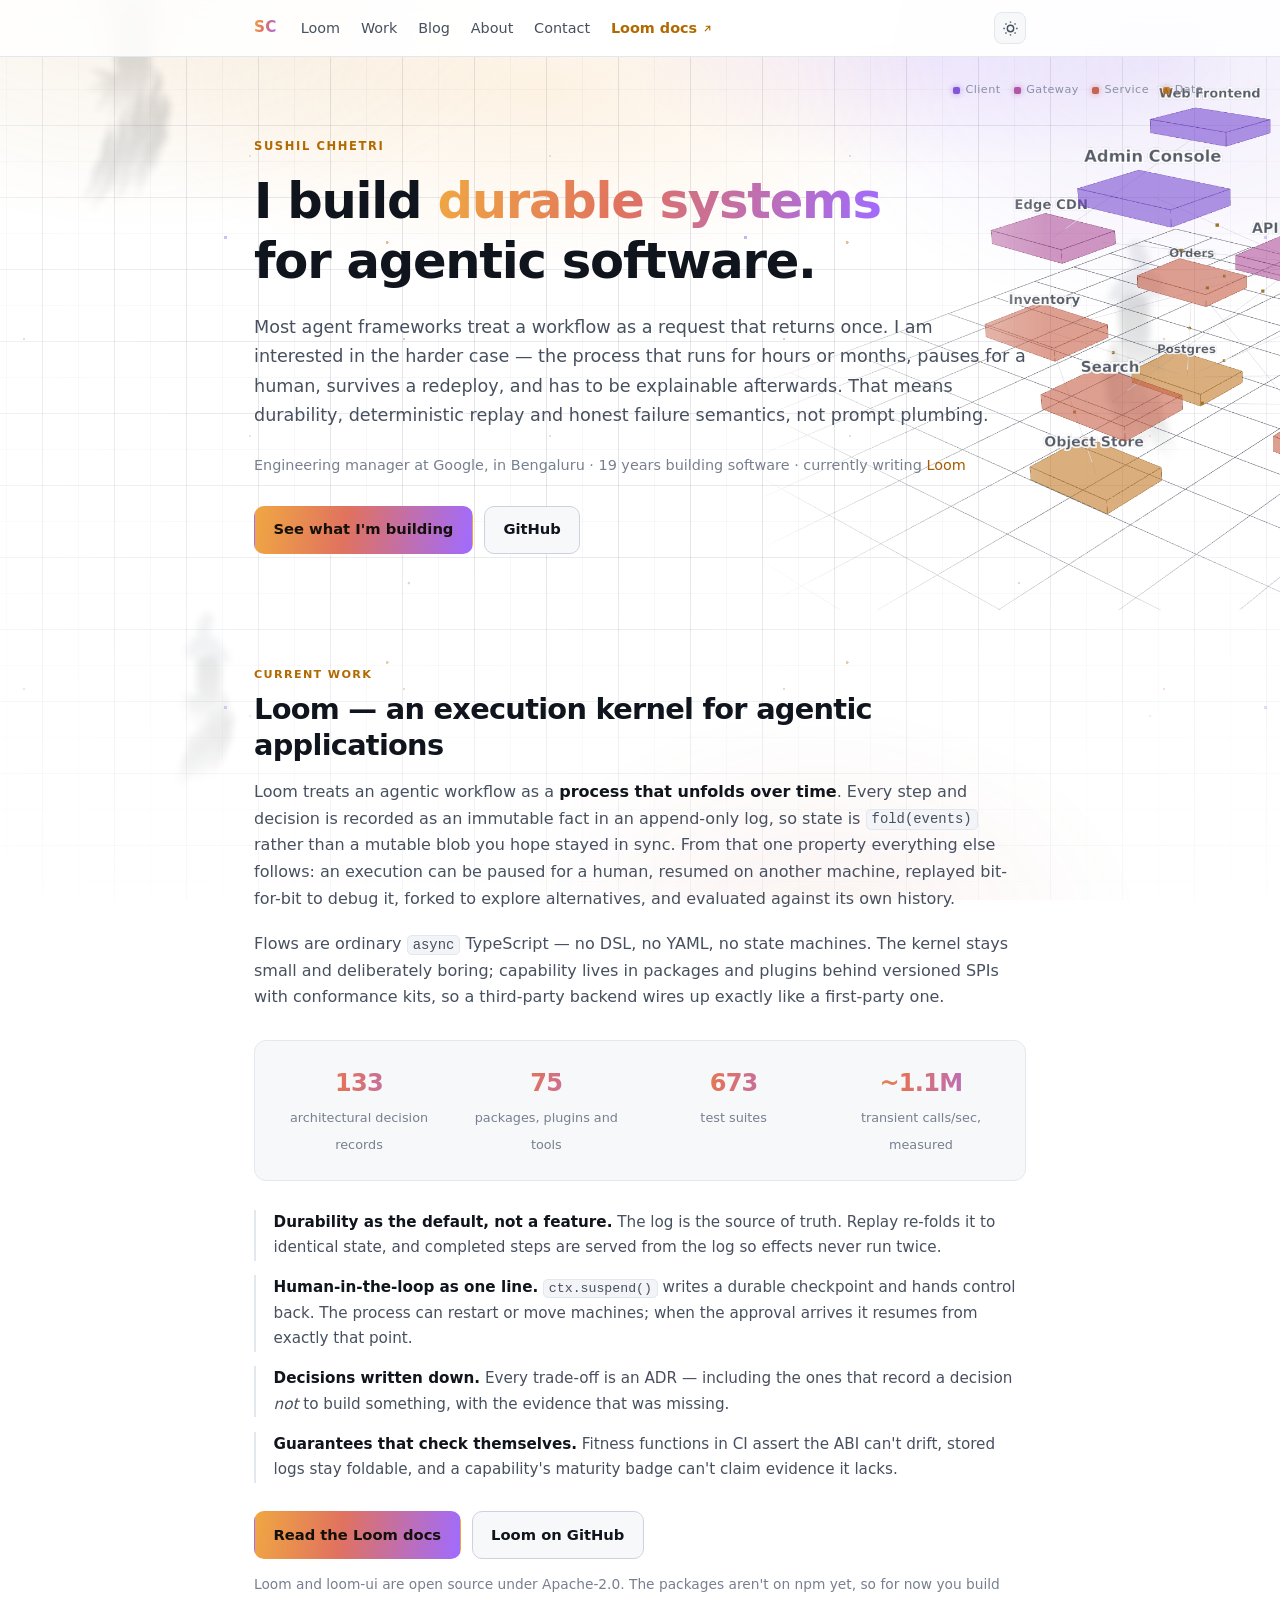
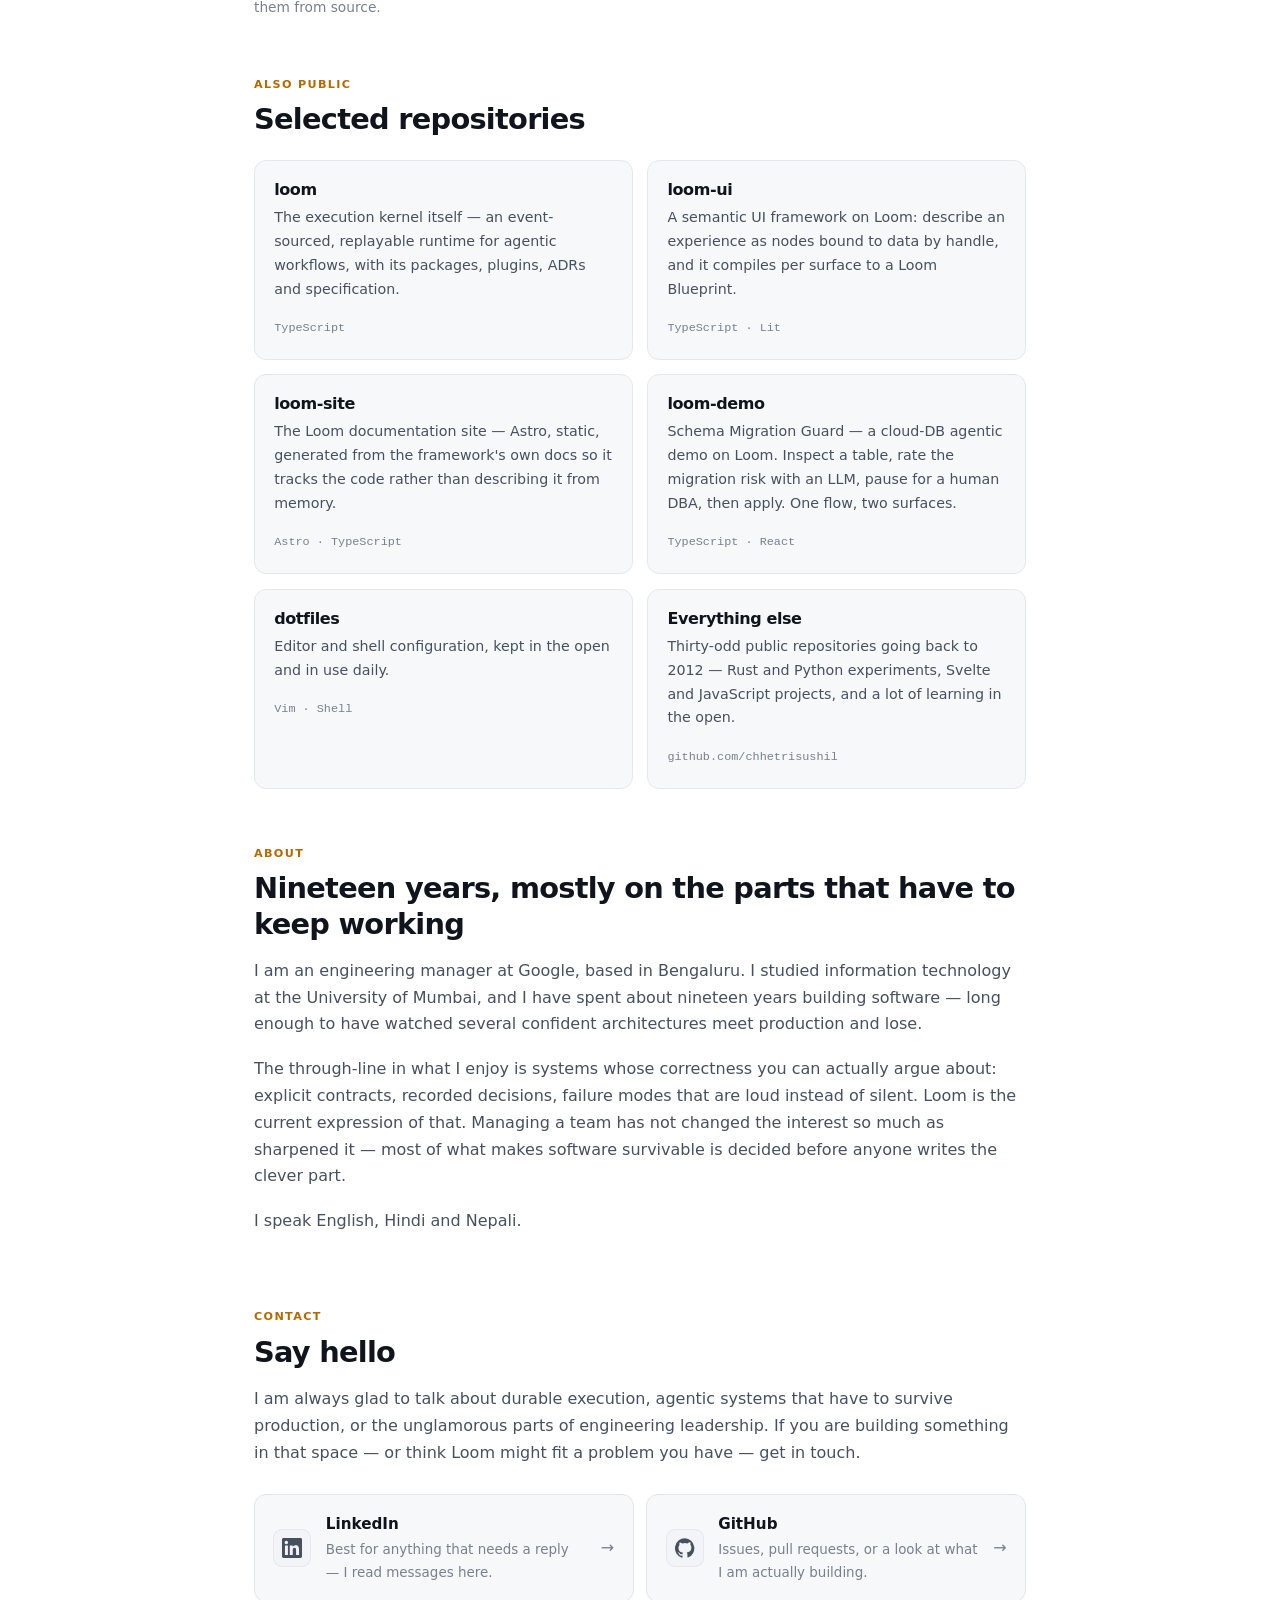
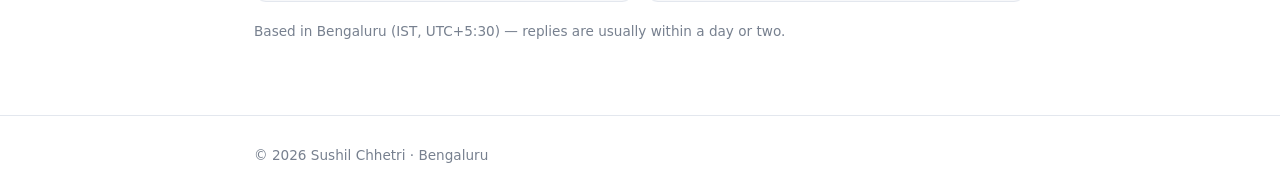
<file: index.html>
<!doctype html>
<html lang="en" data-theme="dark">
  <head>
    <meta charset="utf-8" />
    <meta name="viewport" content="width=device-width, initial-scale=1" />
    <title>Sushil Chhetri — building durable systems for agentic software</title>
    <meta
      name="description"
      content="Sushil Chhetri — engineering manager at Google, Bengaluru. Building Loom, an execution kernel that makes agentic workflows durable, replayable and resumable."
    />
    <meta property="og:title" content="Sushil Chhetri" />
    <meta
      property="og:description"
      content="Building Loom — an execution kernel that makes agentic workflows durable, replayable and resumable."
    />
    <meta property="og:type" content="profile" />
    <meta property="og:url" content="https://chhetrisushil.github.io/" />
    <meta property="og:site_name" content="Sushil Chhetri" />
    <!-- Absolute URLs: scrapers fetch these out of context and will not resolve a relative path. -->
    <meta property="og:image" content="https://chhetrisushil.github.io/og.png" />
    <meta property="og:image:width" content="1200" />
    <meta property="og:image:height" content="630" />
    <meta
      property="og:image:alt"
      content="Sushil Chhetri — I build durable systems for agentic software. Engineering manager at Google, Bengaluru."
    />
    <meta name="twitter:card" content="summary_large_image" />
    <meta name="twitter:title" content="Sushil Chhetri" />
    <meta
      name="twitter:description"
      content="Building Loom — an execution kernel that makes agentic workflows durable, replayable and resumable."
    />
    <meta name="twitter:image" content="https://chhetrisushil.github.io/og.png" />
    <meta name="theme-color" content="#0b0d12" />
    <link rel="canonical" href="https://chhetrisushil.github.io/" />
    <link rel="icon" href="favicon.svg" type="image/svg+xml" />
    <link rel="icon" href="favicon-32.png" sizes="32x32" type="image/png" />
    <link rel="apple-touch-icon" href="apple-touch-icon.png" />
    <link rel="stylesheet" href="styles.css" />
    <!-- No bundler here, so the browser resolves bare specifiers itself. -->
    <script type="importmap">
      {
        "imports": {
          "three": "/vendor/three.module.min.js",
          "three/examples/jsm/utils/BufferGeometryUtils.js": "/vendor/BufferGeometryUtils.js"
        }
      }
    </script>
    <script>
      // Set before first paint so there is no flash of the wrong theme.
      try {
        const saved = localStorage.getItem("sc-theme");
        const dark = saved ? saved === "dark" : !window.matchMedia("(prefers-color-scheme: light)").matches;
        document.documentElement.dataset.theme = dark ? "dark" : "light";
      } catch (e) {}
    </script>
  </head>

  <body>
    <!-- Three depth layers + a drifting hero. Each moves at a different rate; that difference
         IS the parallax — a single layer, however pretty, only ever reads as a texture. -->
    <svg width="0" height="0" aria-hidden="true" style="position:absolute">
      <defs>
        <!-- A hooded wraith, drawn from scratch to the ARCHETYPE the reference concept art
             uses: a smooth featureless head, hunched shoulders with reaching claws, and a body
             that dissolves into long streaming tatters. Gesture and proportion, not a trace —
             and the inspiration is not named anywhere a visitor sees.

             The tatters fade along their LENGTH via a gradient rather than each carrying a flat
             opacity: a ribbon of uniform tone reads as a cut-out shape, one that thins to
             nothing reads as cloth dissolving. Stops use currentColor so the CSS `color`
             property still drives the theme. -->
        <linearGradient id="tatterFade" x1="0" y1="0" x2="0" y2="1">
          <stop offset="0%" stop-color="currentColor" stop-opacity="1" />
          <stop offset="52%" stop-color="currentColor" stop-opacity="0.7" />
          <stop offset="80%" stop-color="currentColor" stop-opacity="0.3" />
          <stop offset="100%" stop-color="currentColor" stop-opacity="0" />
        </linearGradient>
        <!-- What stops a vector silhouette reading as a cut-out: fractal noise pushes the
             edges around, so the cloth frays and dissolves instead of ending on a clean curve.
             The blur after it takes the last hardness off. -->
        <filter id="wraithSmoke" x="-40%" y="-15%" width="180%" height="140%" color-interpolation-filters="sRGB">
          <feTurbulence type="fractalNoise" baseFrequency="0.02 0.045" numOctaves="5" seed="11" result="n" />
          <feDisplacementMap in="SourceGraphic" in2="n" scale="13" xChannelSelector="R" yChannelSelector="G" result="d" />
          <feGaussianBlur in="d" stdDeviation="0.7" />
        </filter>
        <g id="wraith">
          <path d="M60 5c9 0 15 8 14 18-1 8-4 15-8 19-4-1-9-1-13 0-3-5-5-12-4-20C50 12 55 5 60 5z" />
          <path d="M54 41c5-2 12-2 17 1 10 4 18 13 23 25 3 7 5 14 6 21-4-6-10-12-16-16 3 7 5 15 5 22-6-9-13-17-21-22-6-4-13-6-20-6-9 0-17 4-25 10 2-10 6-19 13-26 5-5 11-8 18-9z" />
          <path d="M38 64c-4 1-9 5-11 9 3-1 7-2 10-2-4 2-7 6-8 10 3-2 7-4 11-5-2 3-4 7-4 11 4-5 8-9 13-11l3-10z" />
          <path d="M86 72c5 2 8 7 9 12-3-2-7-4-10-4 3 3 6 7 7 11-4-3-7-6-11-7 2 4 3 8 2 11-3-5-7-9-11-13l-1-10z" />
          <!-- Body: solid at the shoulders, already thinning by the hem. -->
          <path fill="url(#tatterFade)" d="M50 76c9-3 19-3 28 1 7 10 10 23 9 38-1 18-6 36-14 53-4 9-9 18-14 26-2-9-3-19-2-28-5 11-11 21-18 30 0-12 2-23 5-34-6 8-13 15-21 20 4-11 10-21 17-30-8 3-16 5-25 5 9-6 18-11 28-14-8-2-15-6-21-12 10 1 19 4 28 8-3-15-4-30-3-45 1-7 2-13 3-18z" />
          <!-- Tatters: long, uneven, each dissolving before it ends. -->
          <path fill="url(#tatterFade)" d="M76 150c5 22 4 45-2 67-5 19-13 37-23 54-1 6-3 12-5 18 1-24 5-47 11-70 6-23 13-46 19-69z" />
          <path fill="url(#tatterFade)" d="M89 132c7 20 9 42 5 64-4 21-12 41-23 59-3 5-6 10-9 15 4-24 10-47 15-70 5-23 9-45 12-68z" />
          <path fill="url(#tatterFade)" d="M60 172c2 22-2 44-9 65-6 18-14 35-24 50-2 4-5 8-7 11 5-22 11-43 18-64 7-21 15-41 22-62z" />
          <path fill="url(#tatterFade)" d="M102 156c4 19 2 39-4 58-6 19-15 36-26 52-3 4-6 8-9 12 6-21 13-41 20-61 7-20 14-40 19-61z" />
          <path fill="url(#tatterFade)" d="M44 190c0 18-4 36-11 53-6 15-14 29-23 42 4-19 10-37 17-55 6-14 12-27 17-40z" />
        </g>
      </defs>
    </svg>
    <div class="bg" aria-hidden="true">
      <div class="bg-orbs"></div>
      <div class="bg-weave"></div>
      <div class="bg-wraiths">
        <svg class="wr wr1" viewBox="-22 0 164 400" aria-hidden="true"><use href="#wraith" filter="url(#wraithSmoke)" /></svg>
        <svg class="wr wr2" viewBox="-22 0 164 400" aria-hidden="true"><use href="#wraith" filter="url(#wraithSmoke)" /></svg>
        <svg class="wr wr3" viewBox="-22 0 164 400" aria-hidden="true"><use href="#wraith" filter="url(#wraithSmoke)" /></svg>
      </div>
      <div class="bg-motes"></div>
    </div>

    <a class="skip" href="#main">Skip to content</a>

    <header class="hdr">
      <div class="hdr-in">
        <span class="brand">SC</span>
        <nav aria-label="Sections">
          <a href="#loom">Loom</a>
          <a href="#work">Work</a>
          <a class="keep" href="/blog/">Blog</a>
          <a href="#about">About</a>
          <a href="#contact">Contact</a>
          <a
            class="out"
            href="https://chhetrisushil.github.io/loom-site/"
            target="_blank"
            rel="noopener noreferrer"
          >
            Loom docs
            <svg width="11" height="11" viewBox="0 0 24 24" fill="none" stroke="currentColor" stroke-width="2.5" stroke-linecap="round" aria-hidden="true">
              <path d="M7 17 17 7M9 7h8v8" />
            </svg>
            <!-- The arrow says "external" visually; screen readers need it said out loud. -->
            <span class="sr">(opens in a new tab)</span>
          </a>
        </nav>
        <button id="theme" class="icon" type="button" aria-label="Toggle colour theme">
          <svg width="17" height="17" viewBox="0 0 24 24" fill="none" stroke="currentColor" stroke-width="2" aria-hidden="true">
            <circle cx="12" cy="12" r="4.5" />
            <path d="M12 2v2M12 20v2M2 12h2M20 12h2M4.9 4.9l1.4 1.4M17.7 17.7l1.4 1.4M19.1 4.9l-1.4 1.4M6.3 17.7l-1.4 1.4" />
          </svg>
        </button>
      </div>
    </header>

    <main id="main">
      <!-- Hero ------------------------------------------------------------- -->
      <section class="hero">
        <div class="shell">
          <p class="eyebrow">Sushil Chhetri</p>
          <h1>I build <span class="grad-text">durable systems</span><br />for agentic software.</h1>
          <p class="lede">
            Most agent frameworks treat a workflow as a request that returns once. I am interested
            in the harder case — the process that runs for hours or months, pauses for a human,
            survives a redeploy, and has to be explainable afterwards. That means durability,
            deterministic replay and honest failure semantics, not prompt plumbing.
          </p>
          <p class="meta">
            Engineering manager at Google, in Bengaluru · 19 years building software · currently
            writing <a href="#loom">Loom</a>
          </p>
          <div class="cta">
            <a class="btn btn-primary" href="#loom">See what I'm building</a>
            <a class="btn btn-ghost" href="https://github.com/chhetrisushil" rel="me noopener">GitHub</a>
          </div>
        </div>
        <canvas id="architecture" aria-hidden="true"></canvas>
        <!-- The colour coding is meaningless without this, and it doubles as a one-line
             statement of how I think about systems. -->
        <ul class="arch-key" aria-hidden="true">
          <li class="k-client"><i></i>Client</li>
          <li class="k-gateway"><i></i>Gateway</li>
          <li class="k-service"><i></i>Service</li>
          <li class="k-data"><i></i>Data</li>
        </ul>
        <div class="glow" aria-hidden="true"></div>
      </section>

      <!-- Loom ------------------------------------------------------------- -->
      <section id="loom" class="shell block">
        <p class="kicker">Current work</p>
        <h2>Loom — an execution kernel for agentic applications</h2>
        <p class="body">
          Loom treats an agentic workflow as a <strong>process that unfolds over time</strong>.
          Every step and decision is recorded as an immutable fact in an append-only log, so state
          is <code>fold(events)</code> rather than a mutable blob you hope stayed in sync. From
          that one property everything else follows: an execution can be paused for a human,
          resumed on another machine, replayed bit-for-bit to debug it, forked to explore
          alternatives, and evaluated against its own history.
        </p>
        <p class="body">
          Flows are ordinary <code>async</code> TypeScript — no DSL, no YAML, no state machines.
          The kernel stays small and deliberately boring; capability lives in packages and plugins
          behind versioned SPIs with conformance kits, so a third-party backend wires up exactly
          like a first-party one.
        </p>

        <div class="stats">
          <div><b>133</b><span>architectural decision records</span></div>
          <div><b>75</b><span>packages, plugins and tools</span></div>
          <div><b>673</b><span>test suites</span></div>
          <div><b>~1.1M</b><span>transient calls/sec, measured</span></div>
        </div>

        <ul class="points">
          <li>
            <b>Durability as the default, not a feature.</b> The log is the source of truth. Replay
            re-folds it to identical state, and completed steps are served from the log so effects
            never run twice.
          </li>
          <li>
            <b>Human-in-the-loop as one line.</b> <code>ctx.suspend()</code> writes a durable
            checkpoint and hands control back. The process can restart or move machines; when the
            approval arrives it resumes from exactly that point.
          </li>
          <li>
            <b>Decisions written down.</b> Every trade-off is an ADR — including the ones that
            record a decision <em>not</em> to build something, with the evidence that was missing.
          </li>
          <li>
            <b>Guarantees that check themselves.</b> Fitness functions in CI assert the ABI can't
            drift, stored logs stay foldable, and a capability's maturity badge can't claim
            evidence it lacks.
          </li>
        </ul>

        <p class="cta">
          <a class="btn btn-primary" href="https://chhetrisushil.github.io/loom-site/">Read the Loom docs</a>
          <a class="btn btn-ghost" href="https://github.com/chhetrisushil/loom">Loom on GitHub</a>
        </p>
        <p class="note">
          Loom and loom-ui are open source under Apache-2.0. The packages aren't on npm yet, so for
          now you build them from source.
        </p>
      </section>

      <!-- Selected work ---------------------------------------------------- -->
      <section id="work" class="shell block">
        <p class="kicker">Also public</p>
        <h2>Selected repositories</h2>
        <div class="cards">
          <a class="card" href="https://github.com/chhetrisushil/loom">
            <h3>loom</h3>
            <p>The execution kernel itself — an event-sourced, replayable runtime for agentic workflows, with its packages, plugins, ADRs and specification.</p>
            <span class="tag">TypeScript</span>
          </a>
          <a class="card" href="https://github.com/chhetrisushil/loom-ui">
            <h3>loom-ui</h3>
            <p>A semantic UI framework on Loom: describe an experience as nodes bound to data by handle, and it compiles per surface to a Loom Blueprint.</p>
            <span class="tag">TypeScript · Lit</span>
          </a>
          <a class="card" href="https://github.com/chhetrisushil/loom-site">
            <h3>loom-site</h3>
            <p>The Loom documentation site — Astro, static, generated from the framework's own docs so it tracks the code rather than describing it from memory.</p>
            <span class="tag">Astro · TypeScript</span>
          </a>
          <a class="card" href="https://github.com/chhetrisushil/loom-demo">
            <h3>loom-demo</h3>
            <p>Schema Migration Guard — a cloud-DB agentic demo on Loom. Inspect a table, rate the migration risk with an LLM, pause for a human DBA, then apply. One flow, two surfaces.</p>
            <span class="tag">TypeScript · React</span>
          </a>
          <a class="card" href="https://github.com/chhetrisushil/dotfiles">
            <h3>dotfiles</h3>
            <p>Editor and shell configuration, kept in the open and in use daily.</p>
            <span class="tag">Vim · Shell</span>
          </a>
          <a class="card" href="https://github.com/chhetrisushil?tab=repositories">
            <h3>Everything else</h3>
            <p>Thirty-odd public repositories going back to 2012 — Rust and Python experiments, Svelte and JavaScript projects, and a lot of learning in the open.</p>
            <span class="tag">github.com/chhetrisushil</span>
          </a>
        </div>
      </section>

      <!-- About ------------------------------------------------------------ -->
      <section id="about" class="shell block">
        <p class="kicker">About</p>
        <h2>Nineteen years, mostly on the parts that have to keep working</h2>
        <p class="body">
          I am an engineering manager at Google, based in Bengaluru. I studied information
          technology at the University of Mumbai, and I have spent about nineteen years building
          software — long enough to have watched several confident architectures meet production
          and lose.
        </p>
        <p class="body">
          The through-line in what I enjoy is systems whose correctness you can actually argue
          about: explicit contracts, recorded decisions, failure modes that are loud instead of
          silent. Loom is the current expression of that. Managing a team has not changed the
          interest so much as sharpened it — most of what makes software survivable is decided
          before anyone writes the clever part.
        </p>
        <p class="body">I speak English, Hindi and Nepali.</p>

      </section>

      <!-- Contact ---------------------------------------------------------- -->
      <section id="contact" class="shell block contact">
        <p class="kicker">Contact</p>
        <h2>Say hello</h2>
        <p class="body">
          I am always glad to talk about durable execution, agentic systems that have to survive
          production, or the unglamorous parts of engineering leadership. If you are building
          something in that space — or think Loom might fit a problem you have — get in touch.
        </p>

        <div class="reach">
          <a class="reach-card" href="https://www.linkedin.com/in/chhetrisushil" rel="me noopener">
            <span class="reach-icon" aria-hidden="true">
              <svg width="20" height="20" viewBox="0 0 24 24" fill="currentColor"><path d="M20.45 20.45h-3.56v-5.57c0-1.33-.02-3.04-1.85-3.04-1.85 0-2.14 1.45-2.14 2.94v5.67H9.35V9h3.42v1.56h.05a3.75 3.75 0 0 1 3.37-1.85c3.6 0 4.27 2.37 4.27 5.46v6.28ZM5.34 7.43a2.07 2.07 0 1 1 0-4.13 2.07 2.07 0 0 1 0 4.13ZM7.12 20.45H3.55V9h3.57v11.45ZM22.22 0H1.77C.79 0 0 .77 0 1.72v20.56C0 23.23.79 24 1.77 24h20.45c.98 0 1.78-.77 1.78-1.72V1.72C24 .77 23.2 0 22.22 0Z"/></svg>
            </span>
            <span class="reach-body">
              <b>LinkedIn</b>
              <em>Best for anything that needs a reply — I read messages here.</em>
            </span>
            <span class="reach-go" aria-hidden="true">→</span>
          </a>

          <a class="reach-card" href="https://github.com/chhetrisushil" rel="me noopener">
            <span class="reach-icon" aria-hidden="true">
              <svg width="20" height="20" viewBox="0 0 24 24" fill="currentColor"><path d="M12 .3a12 12 0 0 0-3.8 23.4c.6.1.8-.3.8-.6v-2c-3.3.7-4-1.6-4-1.6-.6-1.4-1.4-1.8-1.4-1.8-1-.7.1-.7.1-.7 1.2.1 1.8 1.2 1.8 1.2 1 1.8 2.8 1.3 3.5 1 .1-.8.4-1.3.7-1.6-2.7-.3-5.5-1.3-5.5-5.9 0-1.3.5-2.4 1.2-3.2 0-.4-.5-1.6.2-3.2 0 0 1-.3 3.3 1.2a11.5 11.5 0 0 1 6 0C17.3 4.7 18.3 5 18.3 5c.7 1.6.2 2.8.1 3.2.8.8 1.2 1.9 1.2 3.2 0 4.6-2.8 5.6-5.5 5.9.4.4.8 1.1.8 2.2v3.3c0 .3.2.7.8.6A12 12 0 0 0 12 .3Z"/></svg>
            </span>
            <span class="reach-body">
              <b>GitHub</b>
              <em>Issues, pull requests, or a look at what I am actually building.</em>
            </span>
            <span class="reach-go" aria-hidden="true">→</span>
          </a>
        </div>

        <p class="note">
          Based in Bengaluru (IST, UTC+5:30) — replies are usually within a day or two.
        </p>
      </section>
    </main>

    <footer class="ft">
      <div class="shell">
        <p>© <span id="yr">2026</span> Sushil Chhetri · Bengaluru</p>
      </div>
    </footer>


    <script>
      // Layered parallax. One scroll handler drives every layer, rAF-coalesced, because scroll
      // fires far more often than the screen repaints and four separate listeners would all be
      // fighting for the same frame.
      //
      // Rates are deliberately spread: the far orbs barely move, the weave drifts, the motes
      // overtake the page slightly. Depth comes from the DIFFERENCE between them, not from any
      // one layer moving a lot.
      (() => {
        const orbs = document.querySelector(".bg-orbs");
        const weave = document.querySelector(".bg-weave");
        const motes = document.querySelector(".bg-motes");
        const wraiths = document.querySelector(".bg-wraiths");
        const hero = document.querySelector(".hero .shell");
        if (!orbs || matchMedia("(prefers-reduced-motion: reduce)").matches) return;

        let queued = false;
        const apply = () => {
          queued = false;
          const y = window.scrollY;
          orbs.style.transform = `translate3d(0, ${y * 0.02}px, 0)`;
          weave.style.transform = `translate3d(0, ${y * 0.07}px, 0)`;
          wraiths.style.transform = `translate3d(0, ${y * 0.11}px, 0)`;
          motes.style.transform = `translate3d(0, ${y * 0.16}px, 0)`;
          if (hero) {
            // The reference's signature move: the hero sinks and fades as it leaves, rather
            // than simply scrolling away. Clamped so it never fully disappears mid-read.
            const p = Math.min(y / (window.innerHeight * 0.9), 1);
            hero.style.transform = `translate3d(0, ${p * 46}px, 0)`;
            hero.style.opacity = String(1 - p * 0.72);
          }
        };
        addEventListener("scroll", () => { if (!queued) { queued = true; requestAnimationFrame(apply); } }, { passive: true });
        apply();
      })();
    </script>

    <script type="module">
      // Deferred: three is ~85 KB gzipped and nothing above the fold depends on it. If the
      // import fails or WebGL is missing, the CSS glow behind the canvas is the whole visual.
      const canvas = document.getElementById("architecture");
      if (canvas) {
        const boot = () =>
          import("./architect.js")
            .then(({ mountArchitecture }) => {
              if (mountArchitecture(canvas)) canvas.dataset.on = "true";
            })
            .catch(() => {});
        "requestIdleCallback" in window
          ? requestIdleCallback(boot, { timeout: 2500 })
          : setTimeout(boot, 500);
      }
    </script>

    <script>
      document.getElementById("theme").addEventListener("click", () => {
        const now = document.documentElement.dataset.theme === "light" ? "dark" : "light";
        document.documentElement.dataset.theme = now;
        try { localStorage.setItem("sc-theme", now); } catch (e) {}
      });
      document.getElementById("yr").textContent = String(new Date().getFullYear());
    </script>
  </body>
</html>
</file>
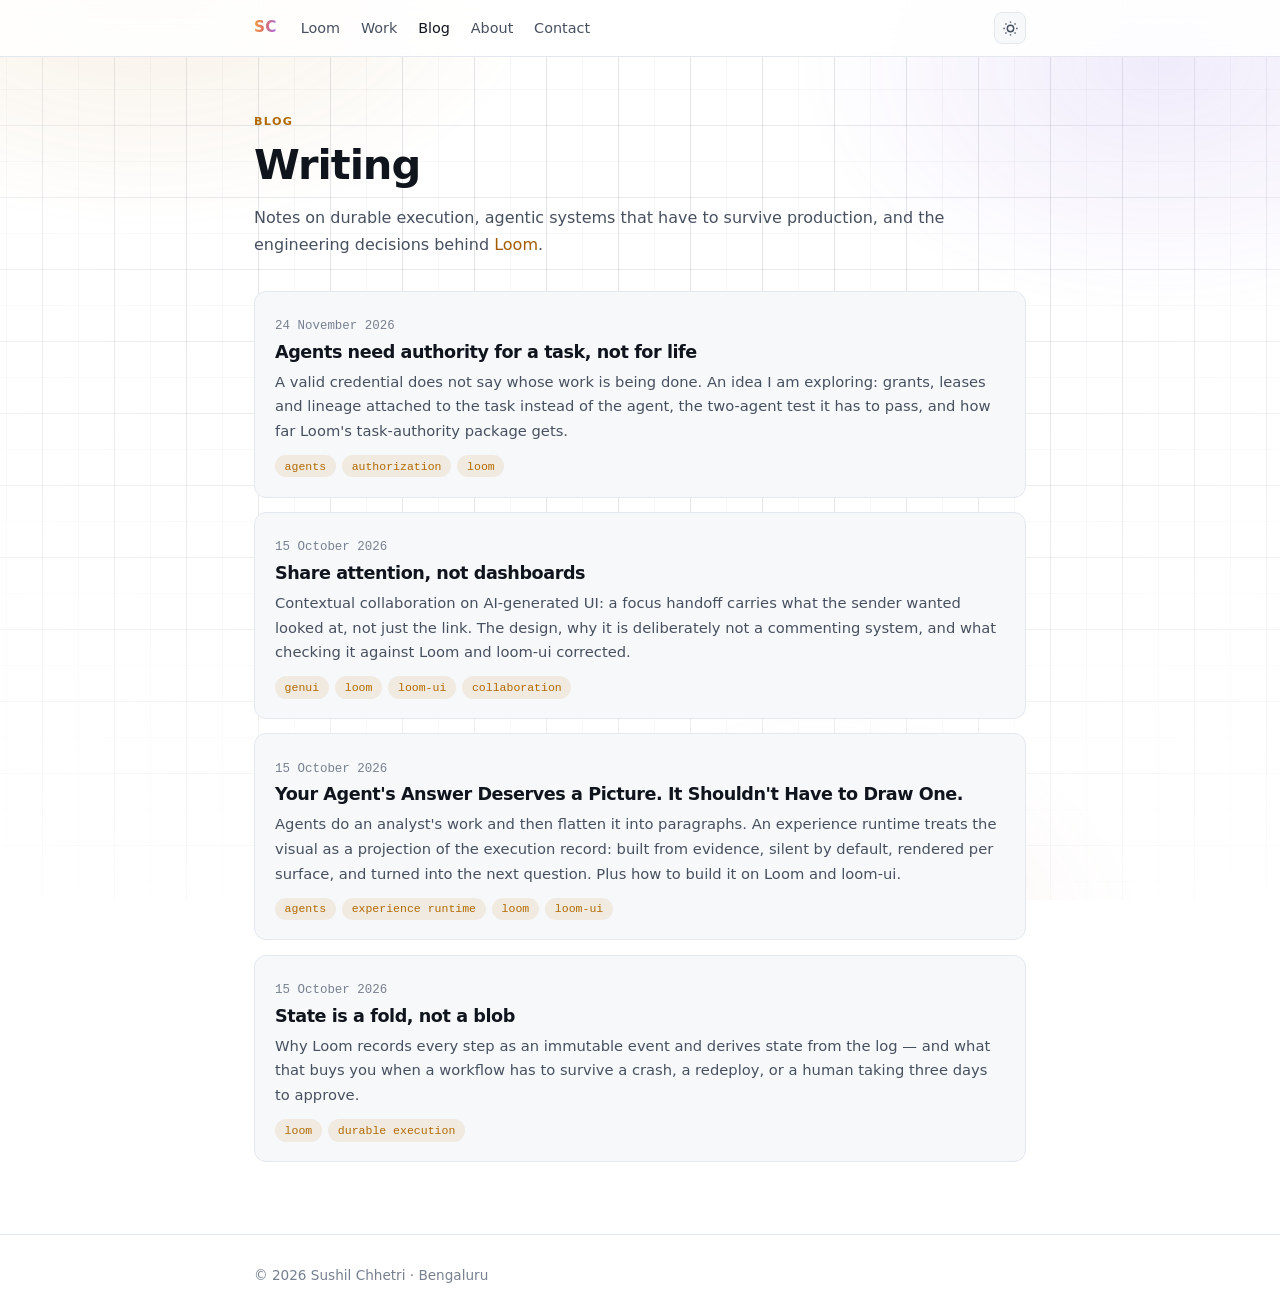
<file: blog/index.html>
<!doctype html>
<html lang="en" data-theme="dark">
  <head>
    <meta charset="utf-8" />
    <meta name="viewport" content="width=device-width, initial-scale=1" />
    <title>Blog — Sushil Chhetri</title>
    <meta name="description" content="Writing by Sushil Chhetri on durable execution, agentic systems and the engineering behind Loom." />
    <meta property="og:title" content="Blog — Sushil Chhetri" />
    <meta property="og:description" content="Writing by Sushil Chhetri on durable execution, agentic systems and the engineering behind Loom." />
    <meta property="og:type" content="website" />
    <meta property="og:site_name" content="Sushil Chhetri" />
    <meta property="og:image" content="https://chhetrisushil.github.io/og.png" />
    <meta name="twitter:card" content="summary_large_image" />
    <meta name="theme-color" content="#0b0d12" />
    <link rel="icon" href="/favicon.svg" type="image/svg+xml" />
    <link rel="icon" href="/favicon-32.png" sizes="32x32" type="image/png" />
    <link rel="apple-touch-icon" href="/apple-touch-icon.png" />
    <link rel="stylesheet" href="/styles.css" />
    <script>
      // Set before first paint so there is no flash of the wrong theme.
      try {
        const saved = localStorage.getItem("sc-theme");
        const dark = saved ? saved === "dark" : !window.matchMedia("(prefers-color-scheme: light)").matches;
        document.documentElement.dataset.theme = dark ? "dark" : "light";
      } catch (e) {}
    </script>
    <link rel="canonical" href="https://chhetrisushil.github.io/blog/" />
  </head>

  <body>
    <div class="bg" aria-hidden="true">
      <div class="bg-orbs"></div>
      <div class="bg-weave"></div>
    </div>

    <a class="skip" href="#main">Skip to content</a>

    <header class="hdr">
      <div class="hdr-in">
        <a class="brand" href="/">SC</a>
        <nav aria-label="Sections">
          <a href="/#loom">Loom</a>
          <a href="/#work">Work</a>
          <a class="keep" href="/blog/" aria-current="page">Blog</a>
          <a href="/#about">About</a>
          <a href="/#contact">Contact</a>
        </nav>
        <button id="theme" class="icon" type="button" aria-label="Toggle colour theme">
          <svg width="17" height="17" viewBox="0 0 24 24" fill="none" stroke="currentColor" stroke-width="2" aria-hidden="true">
            <circle cx="12" cy="12" r="4.5" />
            <path d="M12 2v2M12 20v2M2 12h2M20 12h2M4.9 4.9l1.4 1.4M17.7 17.7l1.4 1.4M19.1 4.9l-1.4 1.4M6.3 17.7l-1.4 1.4" />
          </svg>
        </button>
      </div>
    </header>

    <main id="main" class="shell block blog">
      <p class="kicker">Blog</p>
      <h1 class="blog-title">Writing</h1>
      <p class="body">
        Notes on durable execution, agentic systems that have to survive production, and the
        engineering decisions behind <a href="/#loom">Loom</a>.
      </p>
      <div id="post-list" aria-live="polite"><p class="note">Loading posts…</p></div>
    </main>

    <footer class="ft">
      <div class="shell">
        <p>© <span id="yr">2026</span> Sushil Chhetri · Bengaluru</p>
      </div>
    </footer>

    <script>
      document.getElementById("theme").addEventListener("click", () => {
        const now = document.documentElement.dataset.theme === "light" ? "dark" : "light";
        document.documentElement.dataset.theme = now;
        try { localStorage.setItem("sc-theme", now); } catch (e) {}
      });
      document.getElementById("yr").textContent = String(new Date().getFullYear());
    </script>
    <script type="module" src="/blog/blog.js"></script>
  </body>
</html>
</file>
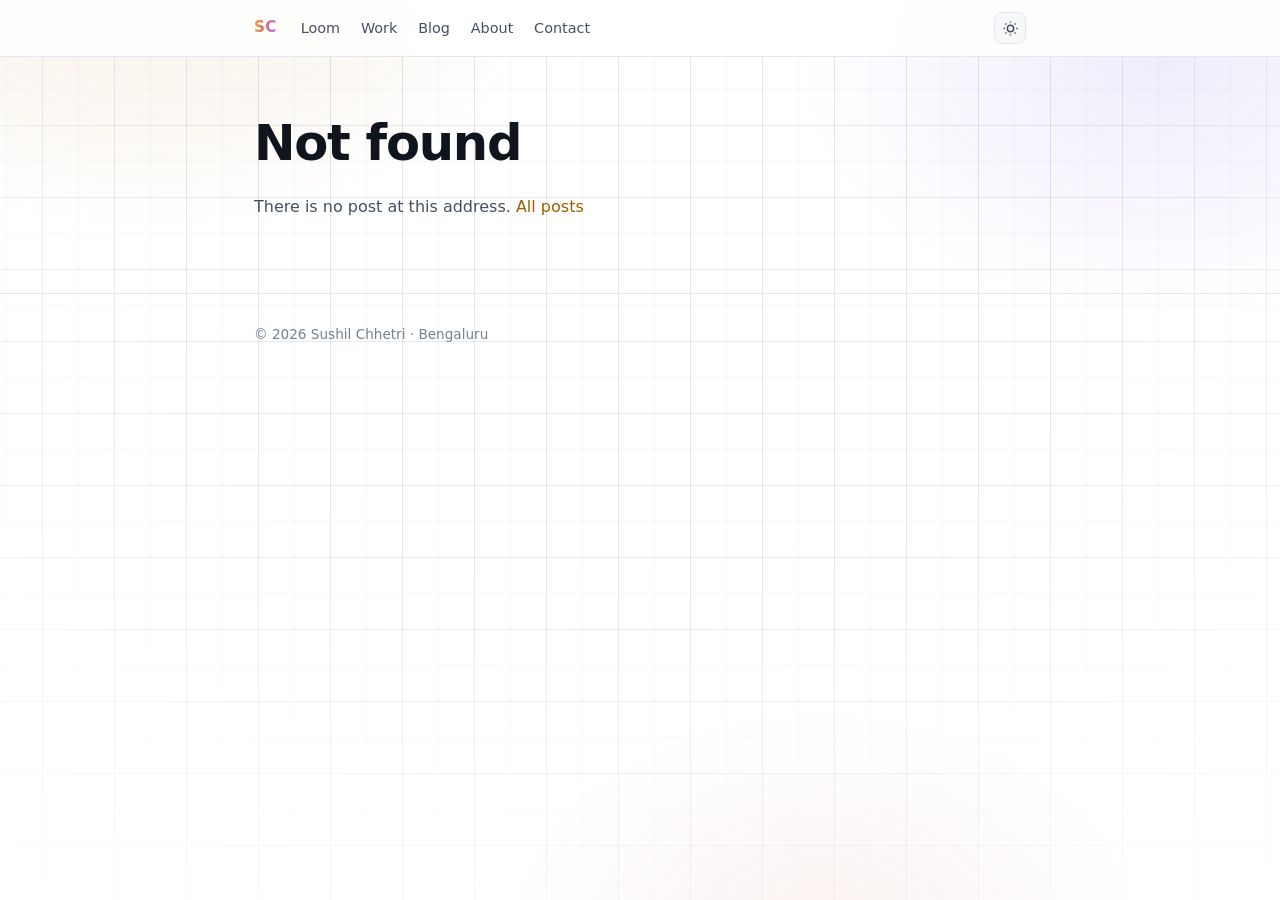
<file: blog/post.html>
<!doctype html>
<html lang="en" data-theme="dark">
  <head>
    <meta charset="utf-8" />
    <meta name="viewport" content="width=device-width, initial-scale=1" />
    <title>Blog — Sushil Chhetri</title>
    <meta name="description" content="Writing by Sushil Chhetri." />
    <meta property="og:title" content="Blog — Sushil Chhetri" />
    <meta property="og:description" content="Writing by Sushil Chhetri." />
    <meta property="og:type" content="article" />
    <meta property="og:site_name" content="Sushil Chhetri" />
    <meta property="og:image" content="https://chhetrisushil.github.io/og.png" />
    <meta name="twitter:card" content="summary_large_image" />
    <meta name="theme-color" content="#0b0d12" />
    <link rel="icon" href="/favicon.svg" type="image/svg+xml" />
    <link rel="icon" href="/favicon-32.png" sizes="32x32" type="image/png" />
    <link rel="apple-touch-icon" href="/apple-touch-icon.png" />
    <link rel="stylesheet" href="/styles.css" />
    <script>
      // Set before first paint so there is no flash of the wrong theme.
      try {
        const saved = localStorage.getItem("sc-theme");
        const dark = saved ? saved === "dark" : !window.matchMedia("(prefers-color-scheme: light)").matches;
        document.documentElement.dataset.theme = dark ? "dark" : "light";
      } catch (e) {}
    </script>
    <!-- Markdown renderer; mermaid is loaded on demand by blog.js. -->
    <script src="/vendor/marked.umd.js"></script>
  </head>

  <body>
    <div class="bg" aria-hidden="true">
      <div class="bg-orbs"></div>
      <div class="bg-weave"></div>
    </div>

    <a class="skip" href="#main">Skip to content</a>

    <header class="hdr">
      <div class="hdr-in">
        <a class="brand" href="/">SC</a>
        <nav aria-label="Sections">
          <a href="/#loom">Loom</a>
          <a href="/#work">Work</a>
          <a class="keep" href="/blog/">Blog</a>
          <a href="/#about">About</a>
          <a href="/#contact">Contact</a>
        </nav>
        <button id="theme" class="icon" type="button" aria-label="Toggle colour theme">
          <svg width="17" height="17" viewBox="0 0 24 24" fill="none" stroke="currentColor" stroke-width="2" aria-hidden="true">
            <circle cx="12" cy="12" r="4.5" />
            <path d="M12 2v2M12 20v2M2 12h2M20 12h2M4.9 4.9l1.4 1.4M17.7 17.7l1.4 1.4M19.1 4.9l-1.4 1.4M6.3 17.7l-1.4 1.4" />
          </svg>
        </button>
      </div>
    </header>

    <main id="main" class="shell block blog">
      <article id="post" aria-live="polite"><p class="note">Loading…</p></article>
    </main>

    <footer class="ft">
      <div class="shell">
        <p>© <span id="yr">2026</span> Sushil Chhetri · Bengaluru</p>
      </div>
    </footer>

    <script>
      document.getElementById("theme").addEventListener("click", () => {
        const now = document.documentElement.dataset.theme === "light" ? "dark" : "light";
        document.documentElement.dataset.theme = now;
        try { localStorage.setItem("sc-theme", now); } catch (e) {}
      });
      document.getElementById("yr").textContent = String(new Date().getFullYear());
    </script>
    <script type="module" src="/blog/blog.js"></script>
  </body>
</html>
</file>
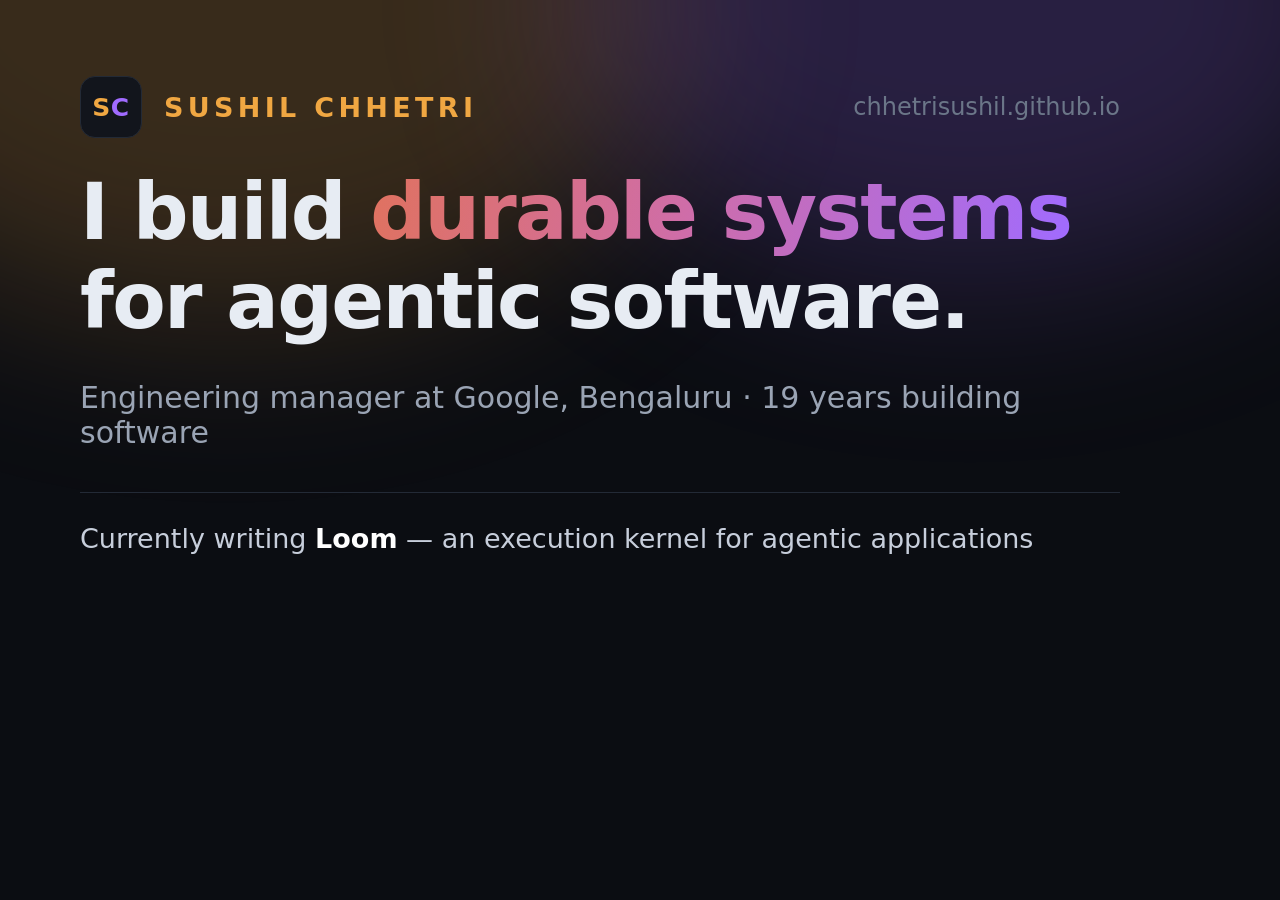
<file: tools/og.html>
<!doctype html>
<!--
  Source for og.png — the social preview card.

  Kept as a file rather than regenerated by hand each time: the card repeats facts that also
  appear in index.html (role, years, what Loom is), and those drift the moment the only copy
  lives inside a binary. Render with:

    chrome-headless-shell --headless --disable-gpu --hide-scrollbars \
      --screenshot=og.png --window-size=1200,630 --force-device-scale-factor=2 og.html
    magick og.png -resize 1200x630 og.png     # supersampled down, so text stays crisp
-->
<meta charset="utf-8" />
<style>
  * { margin: 0; padding: 0; box-sizing: border-box; }
  html, body { width: 1200px; height: 630px; }
  body {
    position: relative;
    overflow: hidden;
    background: #0b0d12;
    font-family: ui-sans-serif, system-ui, -apple-system, "Helvetica Neue", Arial, sans-serif;
    color: #e7ecf3;
    -webkit-font-smoothing: antialiased;
  }
  /* Two off-canvas glows — amber top-left, violet top-right — the same pair the site's hero uses. */
  .glow {
    position: absolute;
    border-radius: 50%;
    filter: blur(90px);
  }
  .g1 { width: 900px; height: 620px; left: -220px; top: -300px; background: rgba(240,167,66,0.20); }
  .g2 { width: 820px; height: 560px; right: -180px; top: -280px; background: rgba(160,107,255,0.20); }

  .card { position: relative; height: 100%; padding: 76px 80px; display: flex; flex-direction: column; }

  .top { display: flex; align-items: center; justify-content: space-between; }
  .brand { display: flex; align-items: center; gap: 22px; }
  .mark {
    width: 62px; height: 62px; border-radius: 15px;
    background: #12151c; border: 1px solid #232a36;
    display: grid; place-items: center;
    font-weight: 800; font-size: 25px; letter-spacing: 0.02em;
  }
  .mark .s { color: #f0a742; }
  .mark .c { color: #a06bff; }
  .name { font-size: 27px; font-weight: 700; letter-spacing: 0.16em; color: #f0a742; }
  .host { font-size: 24px; color: #6b7688; }

  .head { margin-top: auto; font-size: 78px; line-height: 1.14; font-weight: 800; letter-spacing: -0.022em; }
  .grad {
    background: linear-gradient(100deg, #e0725f 0%, #cf6da8 45%, #a06bff 100%);
    -webkit-background-clip: text;
    background-clip: text;
    color: transparent;
  }
  .sub { margin-top: 34px; font-size: 30px; color: #9aa4b4; }

  .rule { margin: 42px 0 0; border-top: 1px solid #232a36; }
  .foot { margin-top: 30px; font-size: 27px; color: #c7cedb; }
  .foot b { color: #fff; font-weight: 700; }
</style>

<div class="glow g1"></div>
<div class="glow g2"></div>

<div class="card">
  <div class="top">
    <div class="brand">
      <div class="mark"><span><span class="s">S</span><span class="c">C</span></span></div>
      <div class="name">SUSHIL CHHETRI</div>
    </div>
    <div class="host">chhetrisushil.github.io</div>
  </div>

  <h1 class="head">I build <span class="grad">durable systems</span><br />for agentic software.</h1>
  <p class="sub">Engineering manager at Google, Bengaluru &middot; 19 years building software</p>

  <div class="rule"></div>
  <p class="foot">Currently writing <b>Loom</b> &mdash; an execution kernel for agentic applications</p>
</div>
</file>
<file: styles.css>
/* Sushil Chhetri — personal site.
   Shares the Loom palette on purpose: the two sites should read as related, with this one
   quieter (more type, fewer surfaces) since it is a person rather than a product. */

:root {
  --font-sans: ui-sans-serif, system-ui, -apple-system, "Segoe UI", Inter, Roboto, sans-serif;
  --font-mono: ui-monospace, "SF Mono", "JetBrains Mono", Menlo, Consolas, monospace;

  --bg: #0b0d12;
  --bg-raised: #11141b;
  --bg-inset: #0e1117;
  --border: #1e2430;
  --border-strong: #2b3444;
  --text: #e7ecf3;
  --text-dim: #a3adbf;
  --text-faint: #6b7688;
  --accent: #f0a742;
  --link: #f0b968;
  --accent-soft: rgba(240, 167, 66, 0.12);
  --grad: linear-gradient(100deg, #f0a742 0%, #e0725f 42%, #a06bff 100%);
  --radius: 12px;
}

:root[data-theme="light"] {
  --bg: #ffffff;
  --bg-raised: #f7f8fa;
  --bg-inset: #f2f4f7;
  --border: #e3e7ee;
  --border-strong: #ccd3de;
  --text: #10141c;
  --text-dim: #47505f;
  --text-faint: #77808f;
  --accent: #b26a00;
  --link: #a35c00;
  --accent-soft: rgba(178, 106, 0, 0.1);
}

/* Page-wide backdrop ---------------------------------------------------------
   Two layers: a static wash of colour, and a woven grid that drifts on scroll. The grid is
   the loom motif again, at a whisper — legible as texture, never as pattern competing with
   the text. */
.bg {
  position: fixed;
  inset: 0;
  z-index: -3;
  pointer-events: none;
  overflow: hidden;
  background: transparent;
}
.bg > * { position: absolute; will-change: transform; }

/* FAR — soft colour, barely moves. Establishes the mood and the sense of distance. */
.bg-orbs {
  inset: -22% -10%;
  background:
    radial-gradient(38% 30% at 18% 12%, rgba(240, 167, 66, 0.16), transparent 70%),
    radial-gradient(34% 28% at 84% 20%, rgba(160, 107, 255, 0.16), transparent 70%),
    radial-gradient(30% 26% at 62% 88%, rgba(224, 114, 95, 0.11), transparent 70%),
    radial-gradient(26% 22% at 8% 72%, rgba(160, 107, 255, 0.09), transparent 70%);
  filter: blur(6px);
}

/* MID — the weave. The loom motif, at a whisper. */
.bg-weave {
  inset: -18% -8%;
  background-image:
    repeating-linear-gradient(90deg, rgba(176, 190, 216, 0.11) 0 1px, transparent 1px 72px),
    repeating-linear-gradient(0deg, rgba(176, 190, 216, 0.095) 0 1px, transparent 1px 72px),
    repeating-linear-gradient(90deg, rgba(176, 190, 216, 0.045) 0 1px, transparent 1px 36px),
    repeating-linear-gradient(0deg, rgba(176, 190, 216, 0.04) 0 1px, transparent 1px 36px);
  -webkit-mask-image: radial-gradient(88% 78% at 50% 34%, #000 30%, transparent 88%);
  mask-image: radial-gradient(88% 78% at 50% 34%, #000 30%, transparent 88%);
}

/* Wraiths — hooded silhouettes drifting between the weave and the motes.
   Kept at the edge of perception on purpose: a background figure you NOTICE is a distraction,
   one you half-see is atmosphere. Heavy blur, very low opacity, and never over the text
   column — they live in the outer thirds. */
/* Vertical bleed only. A negative HORIZONTAL inset makes `right: 3%` resolve against a box
   wider than the viewport, which pushed the right-hand figure two-thirds off-screen. The drift
   is vertical, so there is nothing for horizontal bleed to hide. */
.bg-wraiths { inset: -24% 0; }
.wr {
  position: absolute;
  width: clamp(120px, 12vw, 200px);
  height: auto;
  /* Slightly LIGHTER than the page: a fill darker than the background is invisible on it.
     Cool and desaturated so it reads as a shade, never as a solid object. */
  color: #9fb0c8;
  fill: currentColor;
  opacity: 0.085;
  filter: blur(2.5px);
  animation: wraith-hover 11s ease-in-out infinite;
}
.wr1 { left: 4%;  top: 12%; opacity: 0.085; animation-duration: 11s; }
.wr2 { right: 6%; top: 34%; opacity: 0.065; animation-duration: 14s; animation-delay: -5s; transform: scaleX(-1); width: clamp(100px, 10vw, 170px); }
.wr3 { left: 12%; top: 62%; opacity: 0.05; animation-duration: 17s; animation-delay: -9s; width: clamp(80px, 8vw, 140px); filter: blur(4px); }

/* A hover, not a drift: the figure rises and settles on a slow cycle, swaying a little as it
   goes. Four stops rather than two so the turn at each end is not symmetrical — a perfect
   there-and-back reads as a machine, an uneven one reads as floating.
   `translate`/`rotate` are used instead of `transform` so this never fights the parallax
   transform applied to the parent layer. */
@keyframes wraith-hover {
  0%, 100% { translate: 0 0;          rotate: -3deg; }
  22%      { translate: -13px -34px;  rotate: 1.4deg; }
  48%      { translate: 9px -62px;    rotate: 3.4deg; }
  72%      { translate: 15px -30px;   rotate: -1deg; }
  88%      { translate: -4px -9px;    rotate: -2.4deg; }
}
@media (prefers-reduced-motion: reduce) { .wr { animation: none; } }

/* In light mode a near-black silhouette is far too loud, so they become a soft grey haze. */
:root[data-theme="light"] .wr { color: #7d8698; opacity: 0.16; filter: blur(3.5px); }
:root[data-theme="light"] .wr3 { opacity: 0.1; }

/* Below the text/graphic split there is no outer third to hide in. */
@media (max-width: 900px) { .bg-wraiths { display: none; } }

/* NEAR — sparse motes, the fastest layer. Two tiled fields at different pitches so the
   spacing never resolves into an obvious repeat. */
.bg-motes {
  inset: -30% -10%;
  background-image:
    radial-gradient(circle at 12% 22%, rgba(240, 167, 66, 0.5) 0 1.4px, transparent 1.6px),
    radial-gradient(circle at 68% 8%, rgba(160, 107, 255, 0.45) 0 1.6px, transparent 1.8px),
    radial-gradient(circle at 40% 74%, rgba(224, 114, 95, 0.4) 0 1.3px, transparent 1.5px),
    radial-gradient(circle at 88% 58%, rgba(231, 236, 243, 0.28) 0 1.2px, transparent 1.4px),
    radial-gradient(circle at 26% 52%, rgba(231, 236, 243, 0.2) 0 1px, transparent 1.2px);
  background-size: 460px 420px, 520px 470px, 380px 350px, 610px 540px, 300px 280px;
  -webkit-mask-image: radial-gradient(92% 82% at 50% 38%, #000 20%, transparent 92%);
  mask-image: radial-gradient(92% 82% at 50% 38%, #000 20%, transparent 92%);
}

:root[data-theme="light"] .bg-orbs {
  background:
    radial-gradient(38% 30% at 18% 12%, rgba(178, 106, 0, 0.11), transparent 70%),
    radial-gradient(34% 28% at 84% 20%, rgba(111, 63, 214, 0.10), transparent 70%),
    radial-gradient(30% 26% at 62% 88%, rgba(192, 80, 60, 0.07), transparent 70%);
}
:root[data-theme="light"] .bg-weave {
  background-image:
    repeating-linear-gradient(90deg, rgba(40, 55, 80, 0.09) 0 1px, transparent 1px 72px),
    repeating-linear-gradient(0deg, rgba(40, 55, 80, 0.075) 0 1px, transparent 1px 72px),
    repeating-linear-gradient(90deg, rgba(40, 55, 80, 0.04) 0 1px, transparent 1px 36px),
    repeating-linear-gradient(0deg, rgba(40, 55, 80, 0.035) 0 1px, transparent 1px 36px);
}
:root[data-theme="light"] .bg-motes {
  background-image:
    radial-gradient(circle at 12% 22%, rgba(178, 106, 0, 0.42) 0 1.4px, transparent 1.6px),
    radial-gradient(circle at 68% 8%, rgba(111, 63, 214, 0.38) 0 1.6px, transparent 1.8px),
    radial-gradient(circle at 40% 74%, rgba(192, 80, 60, 0.32) 0 1.3px, transparent 1.5px),
    radial-gradient(circle at 88% 58%, rgba(40, 55, 80, 0.22) 0 1.2px, transparent 1.4px),
    radial-gradient(circle at 26% 52%, rgba(40, 55, 80, 0.16) 0 1px, transparent 1.2px);
}

/* The hero drifts and fades as it leaves — the reference's signature move. Transition only
   on opacity: transform is driven per-frame and must not lag behind the scroll. */
.hero .shell { will-change: transform, opacity; }

*, *::before, *::after { box-sizing: border-box; }

html { background: var(--bg); color-scheme: dark; scroll-behavior: smooth; scroll-padding-top: 76px; }
html[data-theme="light"] { color-scheme: light; }

body {
  margin: 0;
  font-family: var(--font-sans);
  /* No background here on purpose: html already paints it, and an opaque background on body
     paints OVER the z-index:-3 backdrop, which silently hid it entirely. */
  color: var(--text);
  line-height: 1.68;
  -webkit-font-smoothing: antialiased;
}

a { color: var(--link); text-decoration: none; }
a:hover { text-decoration: underline; }
h1, h2, h3 { line-height: 1.22; font-weight: 650; letter-spacing: -0.025em; }
code {
  font-family: var(--font-mono);
  font-size: 0.87em;
  background: var(--bg-inset);
  border: 1px solid var(--border);
  border-radius: 5px;
  padding: 0.08em 0.36em;
  white-space: nowrap;
}

.shell { max-width: 820px; margin: 0 auto; padding: 0 1.5rem; }
.grad-text { background: var(--grad); -webkit-background-clip: text; background-clip: text; color: transparent; }

.skip { position: absolute; left: -9999px; background: var(--bg-raised); color: var(--text); padding: 0.75rem 1rem; border: 1px solid var(--accent); border-radius: 8px; z-index: 200; }
.skip:focus { left: 1rem; top: 1rem; }
:focus-visible { outline: 2px solid var(--accent); outline-offset: 2px; border-radius: 4px; }

/* Header -------------------------------------------------------------------- */
.hdr {
  position: sticky; top: 0; z-index: 50;
  background: color-mix(in srgb, var(--bg) 86%, transparent);
  backdrop-filter: blur(12px);
  border-bottom: 1px solid var(--border);
}
.hdr-in { max-width: 820px; margin: 0 auto; padding: 0 1.5rem; height: 56px; display: flex; align-items: center; gap: 1.5rem; }
.brand {
  font-weight: 800; letter-spacing: 0.02em; font-size: 0.95rem;
  background: var(--grad); -webkit-background-clip: text; background-clip: text; color: transparent;
}
.hdr nav { display: flex; gap: 1.3rem; margin-right: auto; font-size: 0.9rem; }
.hdr nav a { color: var(--text-dim); font-weight: 500; }
.hdr nav a:hover { color: var(--text); text-decoration: none; }
/* The one nav item that leaves the site — marked so it doesn't read as another anchor. */
.hdr nav a.out { display: inline-flex; align-items: center; gap: 0.3rem; color: var(--accent); font-weight: 600; }
.hdr nav a.out:hover { color: var(--link); }
/* Visually hidden, still announced. Not display:none — that removes it from the a11y tree. */
.sr {
  position: absolute; width: 1px; height: 1px; padding: 0; margin: -1px;
  overflow: hidden; clip: rect(0 0 0 0); clip-path: inset(50%); white-space: nowrap; border: 0;
}
@media (max-width: 560px) { .hdr nav a:not(.out):not(.keep) { display: none; } }
.hdr nav a[aria-current="page"] { color: var(--text); }
a.brand:hover { text-decoration: none; }
.icon {
  display: grid; place-items: center; width: 32px; height: 32px;
  border-radius: 8px; border: 1px solid var(--border);
  background: var(--bg-raised); color: var(--text-dim); cursor: pointer;
}
.icon:hover { color: var(--text); border-color: var(--border-strong); }

/* Hero ---------------------------------------------------------------------- */
.hero { position: relative; isolation: isolate; overflow: hidden; padding: 5rem 0 3.5rem; }
.glow {
  position: absolute; inset: -45% 0 auto 0; height: 560px; z-index: -1; pointer-events: none;
  background:
    radial-gradient(48% 48% at 42% 50%, rgba(240, 167, 66, 0.15), transparent 70%),
    radial-gradient(36% 36% at 72% 40%, rgba(160, 107, 255, 0.15), transparent 70%);
}


#architecture {
  position: absolute;
  /* Anchored to the content column, not the viewport — a viewport-relative canvas drifts
     off-screen on a wide display. */
  left: 50%;
  transform: translateX(11%);
  width: min(1000px, 80vw);
  top: -4.5rem;
  height: min(680px, 126%);
  z-index: -1;
  opacity: 0;
  transition: opacity 1.4s ease;
  /* Drag-to-rotate needs the pointer, unlike the purely decorative layers behind it. */
  pointer-events: auto;
  cursor: grab;
  -webkit-mask-image: linear-gradient(to right, transparent, #000 34%),
    linear-gradient(to bottom, transparent 1%, #000 16%, #000 78%, transparent 99%);
  -webkit-mask-composite: source-in;
  mask-image: linear-gradient(to right, transparent, #000 30%),
    linear-gradient(to bottom, transparent 1%, #000 16%, #000 78%, transparent 99%);
  mask-composite: intersect;
}
#architecture:active { cursor: grabbing; }

.arch-key {
  position: absolute;
  right: 6%;
  top: 1.5rem;
  display: flex;
  gap: 0.85rem;
  list-style: none;
  margin: 0;
  padding: 0;
  font-size: 0.7rem;
  letter-spacing: 0.04em;
  color: var(--text-faint);
  opacity: 0;
  transition: opacity 1.4s ease;
  pointer-events: none;
  z-index: -1;
}
.arch-key li { display: flex; align-items: center; gap: 0.32rem; }
.arch-key i {
  width: 7px;
  height: 7px;
  border-radius: 2px;
  background: var(--c);
  box-shadow: 0 0 6px color-mix(in srgb, var(--c) 60%, transparent);
}
/* The swatches must track the tier colours in architect.js — including their light-theme set,
   which is why these are classes here rather than a hex inlined on each <li>. */
.k-client { --c: #a06bff; }
.k-gateway { --c: #d566b9; }
.k-service { --c: #e2704f; }
.k-data { --c: #f0a742; }
:root[data-theme="light"] .k-client { --c: #6a37cc; }
:root[data-theme="light"] .k-gateway { --c: #a63a8b; }
:root[data-theme="light"] .k-service { --c: #c04a2f; }
:root[data-theme="light"] .k-data { --c: #b8690a; }
#architecture[data-on] ~ .arch-key { opacity: 0.85; }
@media (max-width: 900px) { .arch-key { display: none; } }
/* Higher than a decorative layer would carry: this one has labels meant to be read. */
#architecture[data-on] { opacity: 0.88; }
:root[data-theme="light"] #architecture[data-on] { opacity: 0.92; }
@media (max-width: 900px) { #architecture { display: none; } }

.eyebrow {
  text-transform: uppercase; letter-spacing: 0.14em; font-size: 0.72rem; font-weight: 700;
  color: var(--accent); margin: 0 0 0.9rem;
}
h1 { font-size: clamp(2.1rem, 5.6vw, 3.1rem); margin: 0 0 1.3rem; }
.lede { font-size: clamp(1rem, 1.6vw, 1.1rem); color: var(--text-dim); margin: 0 0 1.4rem; }
.meta { color: var(--text-faint); font-size: 0.9rem; margin: 0 0 1.8rem; }
.cta { display: flex; flex-wrap: wrap; gap: 0.7rem; margin: 0; }
.btn {
  display: inline-flex; align-items: center; gap: 0.5rem;
  padding: 0.65rem 1.15rem; border-radius: 10px; font-weight: 600; font-size: 0.92rem;
  border: 1px solid transparent; transition: transform 0.15s ease, border-color 0.15s ease;
}
.btn:hover { text-decoration: none; transform: translateY(-1px); }
.btn-primary { background: var(--grad); color: #14100a; }
.btn-ghost { border-color: var(--border-strong); color: var(--text); background: var(--bg-raised); }
.btn-ghost:hover { border-color: var(--accent); }

/* Blocks -------------------------------------------------------------------- */
/* Top only: a `padding` shorthand here zeroed .shell's side gutter on phones. */
.block { padding-top: 3.5rem; }
.kicker {
  text-transform: uppercase; letter-spacing: 0.12em; font-size: 0.7rem; font-weight: 700;
  color: var(--accent); margin: 0 0 0.5rem;
}
.block h2 { font-size: clamp(1.4rem, 2.8vw, 1.8rem); margin: 0 0 1rem; }
.body { color: var(--text-dim); margin: 0 0 1.1rem; }
.body strong { color: var(--text); font-weight: 620; }
.note { color: var(--text-faint); font-size: 0.86rem; margin: 0.9rem 0 0; }

.stats {
  display: grid; grid-template-columns: repeat(auto-fit, minmax(150px, 1fr)); gap: 0.9rem;
  margin: 1.8rem 0;
  padding: 1.4rem 1.1rem;
  border: 1px solid var(--border); border-radius: var(--radius); background: var(--bg-raised);
}
.stats div { text-align: center; }
.stats b {
  display: block; font-size: 1.5rem; font-weight: 750; letter-spacing: -0.03em;
  background: var(--grad); -webkit-background-clip: text; background-clip: text; color: transparent;
}
.stats span { font-size: 0.8rem; color: var(--text-faint); }

.points { list-style: none; margin: 1.6rem 0 1.8rem; padding: 0; display: grid; gap: 0.9rem; }
.points li {
  color: var(--text-dim); font-size: 0.95rem;
  padding-left: 1.1rem; border-left: 2px solid var(--border);
}
.points li:hover { border-left-color: var(--accent); }
.points b { color: var(--text); font-weight: 620; }

/* Cards --------------------------------------------------------------------- */
.cards { display: grid; grid-template-columns: repeat(auto-fit, minmax(260px, 1fr)); gap: 0.9rem; margin-top: 1.4rem; }
.card {
  display: block; padding: 1.2rem;
  background: var(--bg-raised); border: 1px solid var(--border); border-radius: var(--radius);
  color: var(--text); transition: border-color 0.18s ease, transform 0.18s ease;
}
.card:hover { border-color: var(--accent); transform: translateY(-2px); text-decoration: none; }
.card h3 { margin: 0 0 0.4rem; font-size: 1rem; }
.card p { margin: 0 0 0.7rem; color: var(--text-dim); font-size: 0.89rem; }
.tag { font-size: 0.74rem; color: var(--text-faint); font-family: var(--font-mono); }

/* Contact ------------------------------------------------------------------- */
.reach { display: grid; grid-template-columns: repeat(auto-fit, minmax(290px, 1fr)); gap: 0.8rem; margin-top: 1.7rem; }
.reach-card {
  display: flex; align-items: center; gap: 0.9rem;
  padding: 1.05rem 1.15rem;
  background: var(--bg-raised);
  border: 1px solid var(--border);
  border-radius: var(--radius);
  color: var(--text);
  transition: border-color 0.18s ease, transform 0.18s ease;
}
.reach-card:hover { border-color: var(--accent); transform: translateY(-2px); text-decoration: none; }
.reach-icon {
  display: grid; place-items: center;
  width: 38px; height: 38px; flex: none;
  border-radius: 9px;
  background: var(--bg-inset);
  border: 1px solid var(--border);
  color: var(--text-dim);
}
.reach-card:hover .reach-icon { color: var(--accent); }
.reach-body { display: flex; flex-direction: column; gap: 0.12rem; min-width: 0; }
.reach-body b { font-size: 0.95rem; font-weight: 620; }
.reach-body em { font-style: normal; font-size: 0.84rem; color: var(--text-faint); }
/* A card that shows an arrow should behave like one on hover. */
.reach-go { margin-left: auto; color: var(--text-faint); transition: transform 0.18s ease, color 0.18s ease; }
.reach-card:hover .reach-go { color: var(--accent); transform: translateX(3px); }
.contact .note { margin-top: 1.1rem; font-size: 0.85rem; color: var(--text-faint); }

/* Blog ---------------------------------------------------------------------- */
.blog-title { font-size: clamp(1.9rem, 4.6vw, 2.6rem); margin: 0 0 0.9rem; }
.post-list { list-style: none; margin: 2rem 0 0; padding: 0; display: grid; gap: 0.9rem; }
.post-item {
  display: block; padding: 1.2rem 1.25rem;
  background: var(--bg-raised); border: 1px solid var(--border); border-radius: var(--radius);
  color: var(--text); transition: border-color 0.18s ease, transform 0.18s ease;
}
.post-item:hover { border-color: var(--accent); transform: translateY(-2px); text-decoration: none; }
.post-item time, .post-head time { font-size: 0.78rem; color: var(--text-faint); font-family: var(--font-mono); }
.post-item h3 { margin: 0.25rem 0 0.4rem; font-size: 1.1rem; }
.post-item p { margin: 0 0 0.7rem; color: var(--text-dim); font-size: 0.92rem; }
.post-tags { list-style: none; margin: 0; padding: 0; display: flex; flex-wrap: wrap; gap: 0.4rem; }
.post-tags li {
  font-size: 0.72rem; font-family: var(--font-mono); color: var(--accent);
  background: var(--accent-soft); border-radius: 999px; padding: 0.1rem 0.6rem;
}

.post-head { margin-bottom: 2rem; }
.post-head h1 { font-size: clamp(1.9rem, 4.6vw, 2.6rem); margin: 0.35rem 0 0.8rem; }

.prose { color: var(--text-dim); font-size: 1.02rem; overflow-wrap: break-word; }
.prose > :first-child { margin-top: 0; }
.prose p, .prose ul, .prose ol, .prose blockquote, .prose table, .prose pre, .prose figure { margin: 0 0 1.2rem; }
.prose h2 { color: var(--text); font-size: clamp(1.3rem, 2.6vw, 1.6rem); margin: 2.4rem 0 0.8rem; }
.prose h3 { color: var(--text); font-size: 1.15rem; margin: 1.8rem 0 0.6rem; }
.prose strong { color: var(--text); font-weight: 620; }
.prose li { margin: 0.3rem 0; }
.prose blockquote { border-left: 2px solid var(--accent); padding: 0.1rem 0 0.1rem 1rem; color: var(--text-faint); }
.prose hr { border: 0; border-top: 1px solid var(--border); margin: 2.2rem 0; }
.prose img {
  display: block; max-width: 100%; height: auto; margin: 0 auto;
  border: 1px solid var(--border); border-radius: 10px;
}
/* `![alt](src)` followed by an `*italic line*` is a figure with a caption. */
.prose p:has(> img) { margin: 1.8rem 0; }
.prose p:has(> img) > em {
  display: block; margin-top: 0.6rem; text-align: center;
  font-size: 0.86rem; color: var(--text-faint);
}
.prose code { white-space: normal; }
.prose pre {
  background: var(--bg-inset); border: 1px solid var(--border); border-radius: 10px;
  padding: 0.9rem 1.1rem; overflow-x: auto; font-size: 0.88rem; line-height: 1.55;
}
.prose pre code { background: none; border: 0; padding: 0; font-size: inherit; white-space: pre; color: var(--text); }
.prose table { border-collapse: collapse; width: 100%; display: block; overflow-x: auto; font-size: 0.92rem; }
.prose th, .prose td { border: 1px solid var(--border); padding: 0.45rem 0.7rem; text-align: left; }
.prose th { color: var(--text); background: var(--bg-raised); }

/* Mermaid diagrams: a raised panel, centred, scrollable rather than squashed on a phone. */
.diagram {
  margin: 1.6rem 0; padding: 1.2rem; overflow-x: auto; text-align: center;
  background: var(--bg-raised); border: 1px solid var(--border); border-radius: var(--radius);
  min-height: 3rem;
}
.diagram svg { max-width: 100%; height: auto; }
/* On a phone a wide diagram scaled to fit is unreadable; keep a legible size and scroll it. */
@media (max-width: 600px) { .diagram svg { min-width: 520px; } }
.diagram.is-error { text-align: left; border-color: #c0504a; }
.diagram.is-error pre { margin: 0; white-space: pre-wrap; font-size: 0.85rem; }

.post-back { margin: 2.6rem 0 0; padding-top: 1.4rem; border-top: 1px solid var(--border); font-size: 0.92rem; }

/* Links --------------------------------------------------------------------- */
.links { display: flex; flex-wrap: wrap; gap: 0.6rem; margin-top: 1.8rem; }
.links a {
  display: inline-flex; align-items: center; gap: 0.5rem;
  padding: 0.55rem 1rem; border-radius: 10px;
  border: 1px solid var(--border); background: var(--bg-raised);
  color: var(--text); font-size: 0.9rem; font-weight: 550;
}
.links a:hover { border-color: var(--accent); text-decoration: none; }

.ft { border-top: 1px solid var(--border); margin-top: 4.5rem; padding: 1.8rem 0; }
.ft p { margin: 0; color: var(--text-faint); font-size: 0.85rem; }

@media (prefers-reduced-motion: reduce) {
  html { scroll-behavior: auto; }
  * { transition-duration: 0.01ms !important; }
}
</file>
